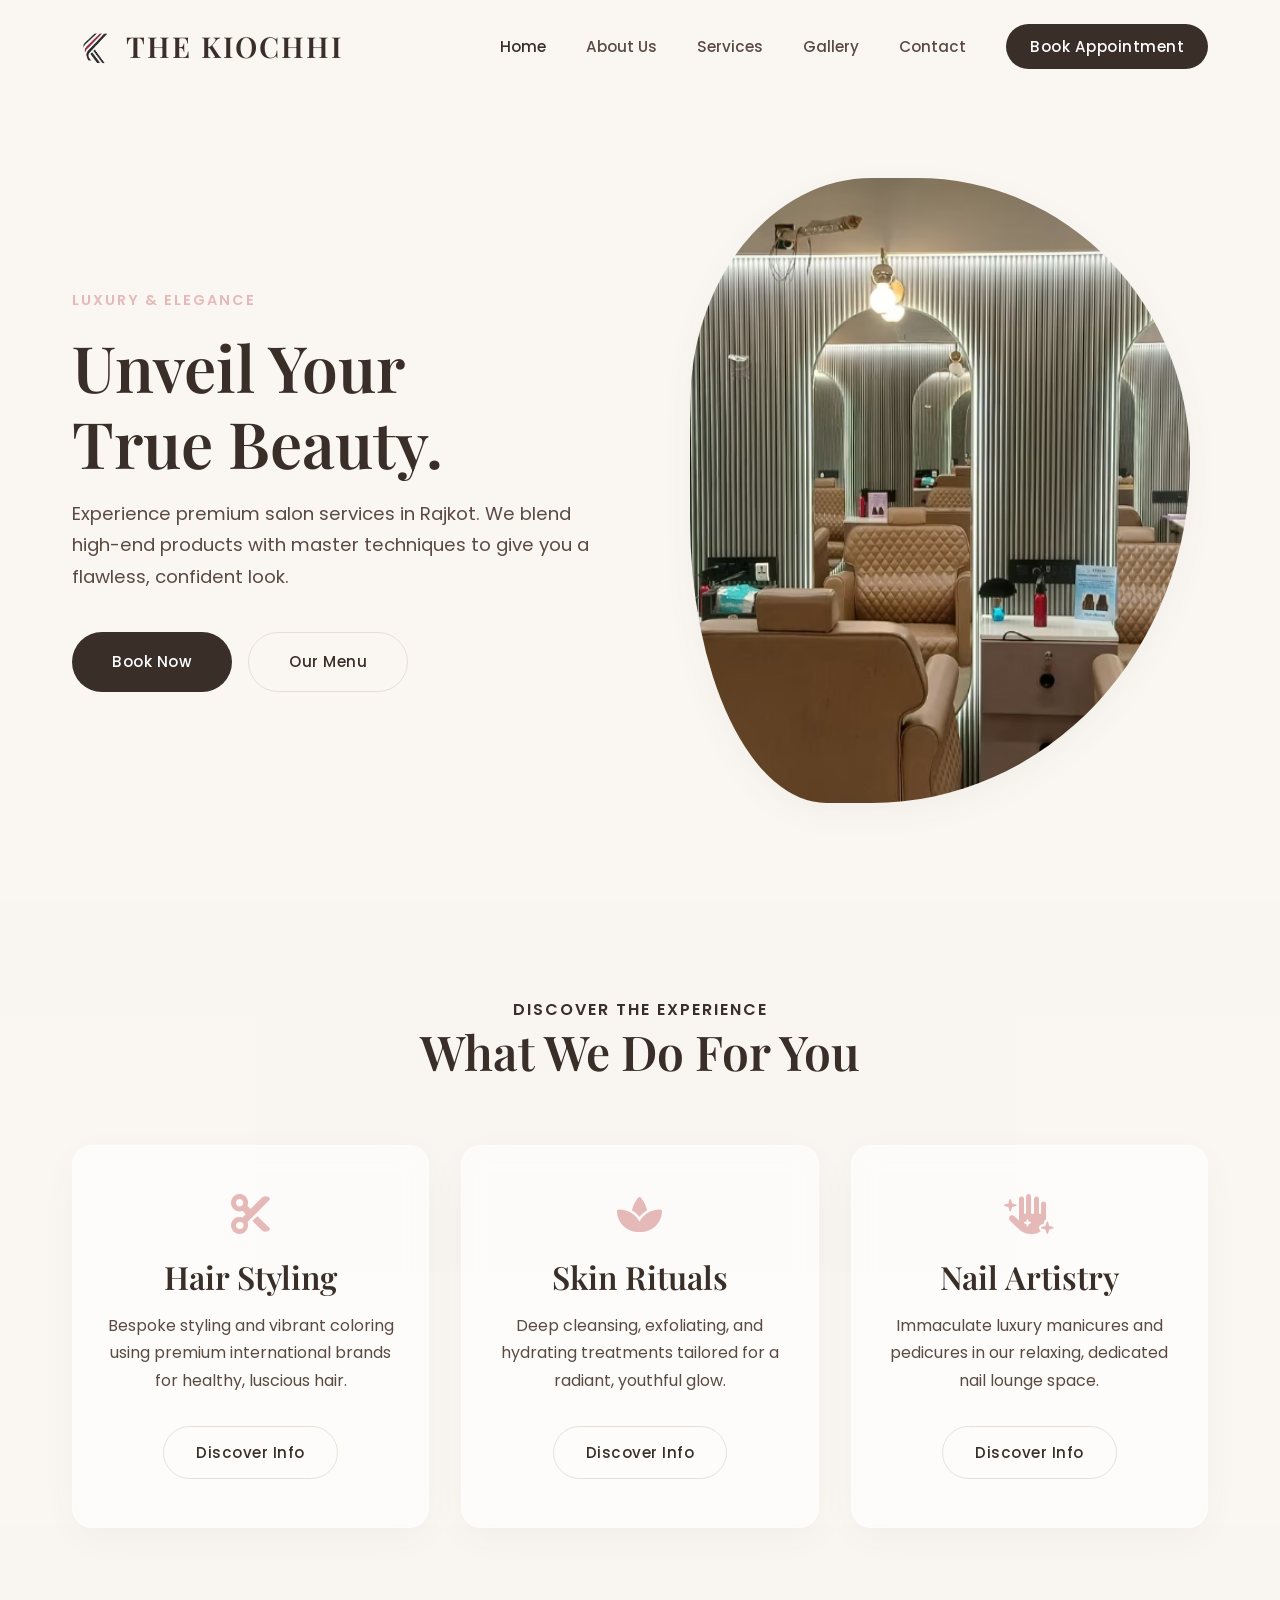
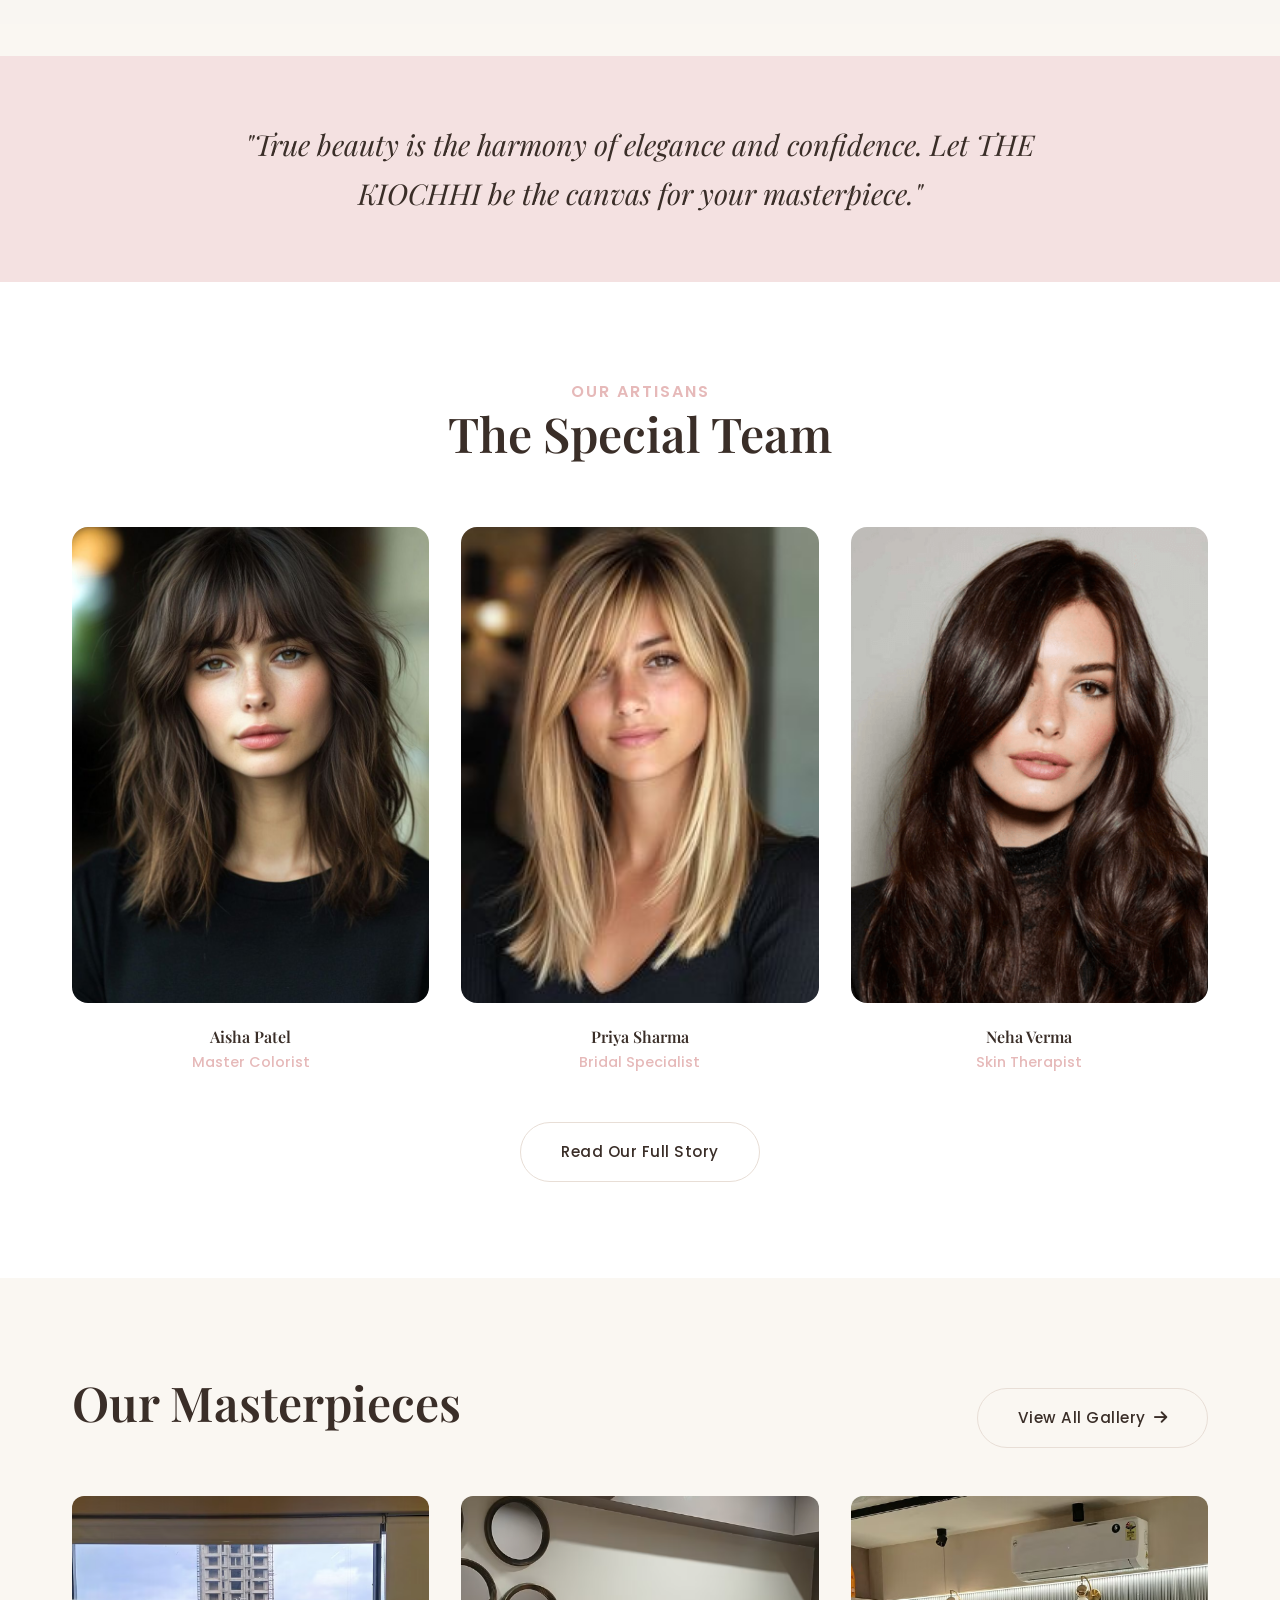
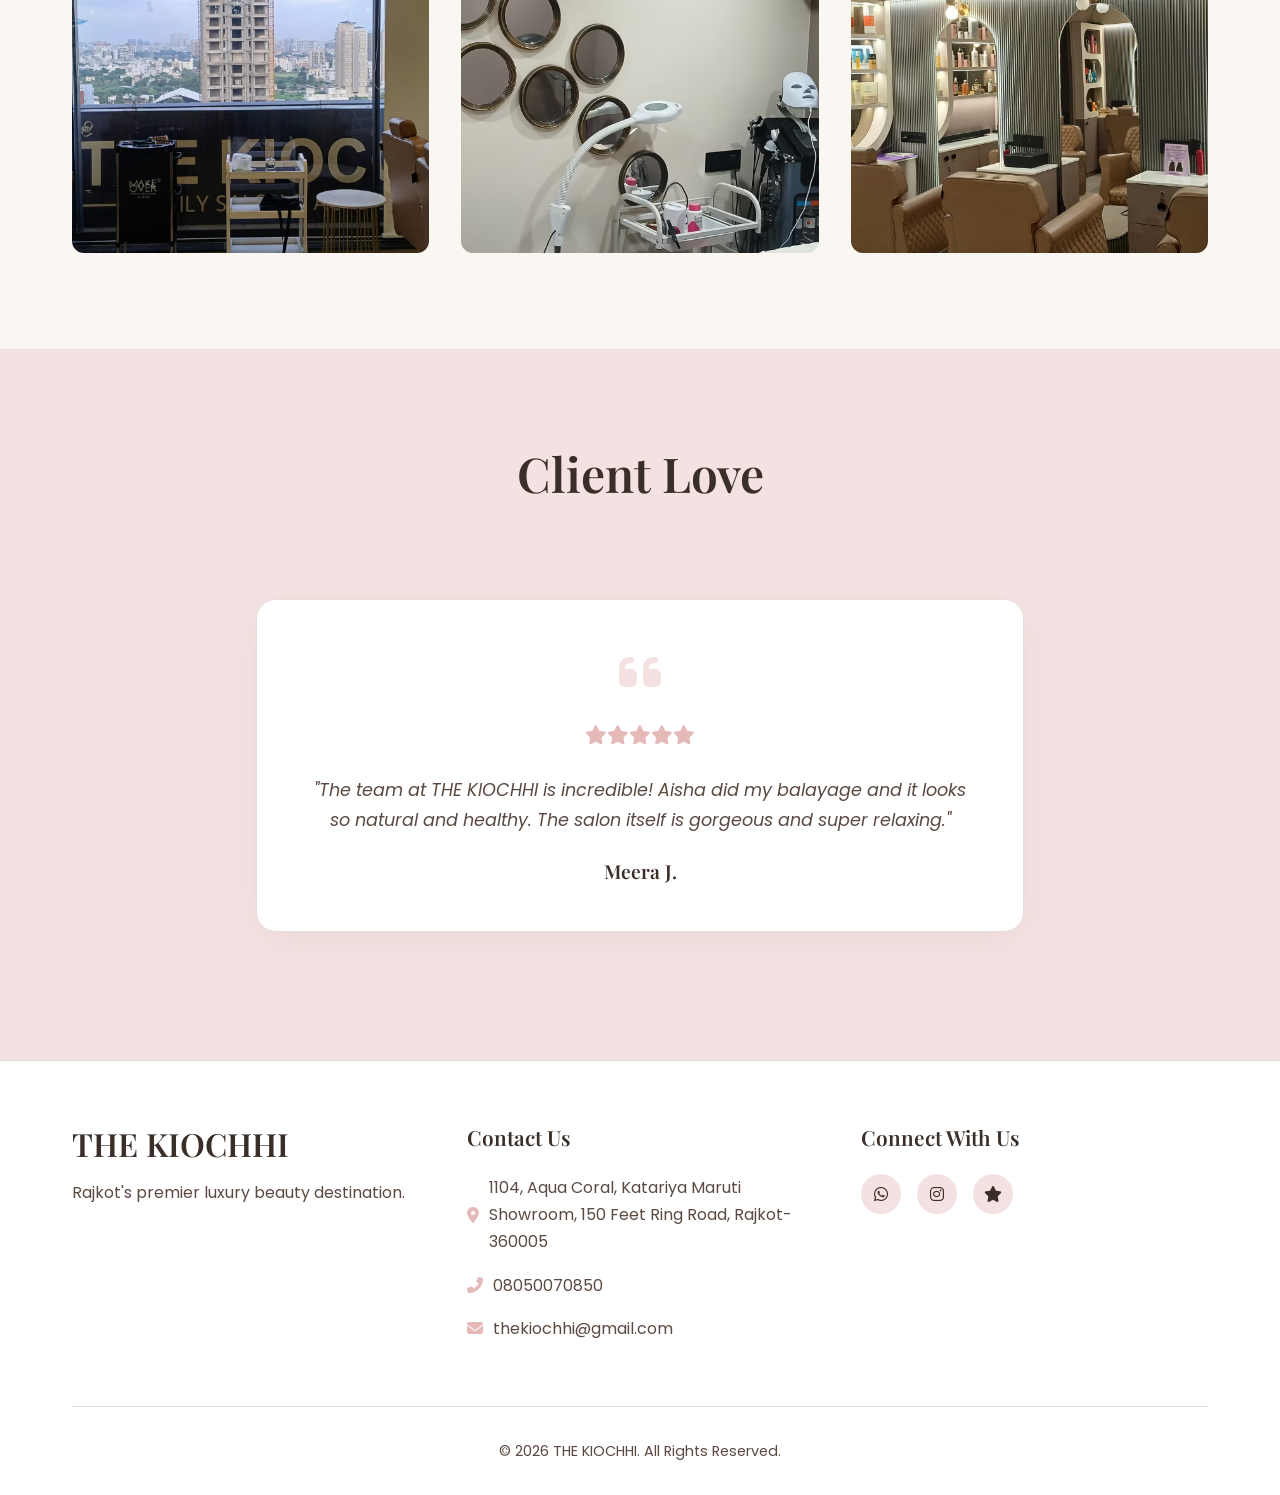
<file: index.html>
<!DOCTYPE html>
<html lang="en">

<head>
    <meta charset="UTF-8">
    <meta name="viewport" content="width=device-width, initial-scale=1.0">
    <title>THE KIOCHHI | Premium Beauty Salon</title>
    <link rel="stylesheet" href="https://cdnjs.cloudflare.com/ajax/libs/font-awesome/6.4.0/css/all.min.css">
    <link rel="stylesheet" href="styles.css">
</head>

<body>

    <!-- Navigation -->
    <nav class="navbar">
        <div class="container nav-container">
            <a href="index.html" class="logo" style="display: flex; align-items: center; gap: 10px;">
                <img src="images/kiochi-removebg-preview.png" alt="Logo" style="height: 40px; border-radius: 50%;">
                <h2>THE KIOCHHI</h2>
            </a>

            <button class="hamburger">
                <i class="fas fa-bars"></i>
            </button>

            <ul class="nav-links">
                <li><a href="index.html" class="active">Home</a></li>
                <li><a href="about.html">About Us</a></li>
                <li><a href="service.html">Services</a></li>
                <li><a href="gallery.html">Gallery</a></li>
                <li><a href="contact.html">Contact</a></li>
                <li><a href="book-appointment.html" class="btn btn-primary" style="padding: 0.6rem 1.5rem;">Book
                        Appointment</a></li>
            </ul>
        </div>
    </nav>

    <!-- Big Hero Section -->
    <section class="hero container">
        <div class="hero-grid">
            <div class="hero-content">
                <p class="subtitle">Luxury & Elegance</p>
                <h1 style="font-size: 4rem;">Unveil Your <br>True Beauty.</h1>
                <p class="description">Experience premium salon services in Rajkot. We blend high-end products with
                    master techniques to give you a flawless, confident look.</p>

                <div style="display: flex; gap: 1rem;">
                    <a href="book-appointment.html" class="btn btn-primary">Book Now</a>
                    <a href="service.html" class="btn btn-outline">Our Menu</a>
                </div>
            </div>

            <div style="display: flex; justify-content: center; align-items: center;">
                <div class="bubble-mask" style="width: 100%; max-width: 500px;">
                    <img src="images/kiochhi1.PNG" alt="Beautiful Salon Model" class="hero-image">
                </div>
            </div>
        </div>
    </section>

    <!-- Services Info (Blur Effect) -->
    <section class="section"
        style="background-image: url('https://images.unsplash.com/photo-1527799820374-dcf8d9d4a388?ixlib=rb-4.0.3&auto=format&fit=crop&w=1920&q=80'); background-size: cover; background-attachment: fixed; position: relative;">
        <div style="position: absolute; inset: 0; background: rgba(250, 247, 242, 0.7);"></div>
        <div class="container" style="position: relative; z-index: 1;">
            <div class="text-center" style="margin-bottom: 4rem;">
                <p class="subtitle"
                    style="color: var(--color-heading); font-weight: 600; text-transform: uppercase; letter-spacing: 2px;">
                    Discover The Experience</p>
                <h2>What We Do For You</h2>
            </div>

            <div class="grid-3">
                <div class="blur-card text-center">
                    <i class="fas fa-cut"
                        style="font-size: 2.5rem; color: var(--color-primary); margin-bottom: 1.5rem;"></i>
                    <h3 style="margin-bottom: 1rem;">Hair Styling</h3>
                    <p style="margin-bottom: 2rem;">Bespoke styling and vibrant coloring using premium international
                        brands for healthy, luscious hair.</p>
                    <a href="service.html" class="btn btn-outline" style="padding: 0.8rem 2rem;">Discover Info</a>
                </div>
                <div class="blur-card text-center">
                    <i class="fas fa-spa"
                        style="font-size: 2.5rem; color: var(--color-primary); margin-bottom: 1.5rem;"></i>
                    <h3 style="margin-bottom: 1rem;">Skin Rituals</h3>
                    <p style="margin-bottom: 2rem;">Deep cleansing, exfoliating, and hydrating treatments tailored for a
                        radiant, youthful glow.</p>
                    <a href="service.html" class="btn btn-outline" style="padding: 0.8rem 2rem;">Discover Info</a>
                </div>
                <div class="blur-card text-center">
                    <i class="fas fa-hand-sparkles"
                        style="font-size: 2.5rem; color: var(--color-primary); margin-bottom: 1.5rem;"></i>
                    <h3 style="margin-bottom: 1rem;">Nail Artistry</h3>
                    <p style="margin-bottom: 2rem;">Immaculate luxury manicures and pedicures in our relaxing, dedicated
                        nail lounge space.</p>
                    <a href="service.html" class="btn btn-outline" style="padding: 0.8rem 2rem;">Discover Info</a>
                </div>
            </div>
        </div>
    </section>

    <!-- Small Quote Section -->
    <div class="quote-section">
        <p>"True beauty is the harmony of elegance and confidence. Let THE KIOCHHI be the canvas for your masterpiece."
        </p>
    </div>

    <!-- Meet The Team Preview -->
    <section class="section" style="background-color: var(--color-surface);">
        <div class="container">
            <div class="text-center" style="margin-bottom: 4rem;">
                <p class="subtitle"
                    style="color: var(--color-primary); font-weight: 600; text-transform: uppercase; letter-spacing: 2px;">
                    Our Artisans</p>
                <h2>The Special Team</h2>
            </div>

            <div class="grid-3">
                <div class="team-card">
                    <img src="images/team/kiochhi4.jpg" alt="Aisha">
                    <h4>Aisha Patel</h4>
                    <p>Master Colorist</p>
                </div>
                <div class="team-card">
                    <img src="images/team/kiochhi5.jpg" alt="Priya">
                    <h4>Priya Sharma</h4>
                    <p>Bridal Specialist</p>
                </div>
                <div class="team-card">
                    <img src="images/team/kiochhi6.png" alt="Neha">
                    <h4>Neha Verma</h4>
                    <p>Skin Therapist</p>
                </div>
            </div>

            <div class="text-center" style="margin-top: 3rem;">
                <a href="about.html" class="btn btn-outline">Read Our Full Story</a>
            </div>
        </div>
    </section>

    <!-- Gallery Preview -->
    <section class="section">
        <div class="container">
            <div style="display: flex; justify-content: space-between; align-items: flex-end; margin-bottom: 3rem;">
                <div>
                    <h2>Our Masterpieces</h2>
                </div>
                <a href="gallery.html" class="btn btn-outline">View All Gallery <i class="fas fa-arrow-right"
                        style="margin-left: 8px;"></i></a>
            </div>

            <div class="grid-3">
                <img src="images/gallery/kiochhi2.PNG" alt="Hair Style 1"
                    style="width: 100%; aspect-ratio: 1/1; object-fit: cover;">
                <img src="images/gallery/kiochhi3.PNG" alt="Salon Interior"
                    style="width: 100%; aspect-ratio: 1/1; object-fit: cover;">
                <img src="images/gallery/kiochhi4.PNG" alt="Makeup"
                    style="width: 100%; aspect-ratio: 1/1; object-fit: cover;">
            </div>
        </div>
    </section>

    <!-- Client Reviews Slider -->
    <section class="section" style="background-color: var(--color-primary-light);">
        <div class="container">
            <div class="text-center" style="margin-bottom: 4rem;">
                <h2>Client Love</h2>
            </div>

            <div class="review-slider-container">
                <div class="review-slides">
                    <div class="review-slide">
                        <div class="review-card">
                            <i class="fas fa-quote-left"></i>
                            <div class="review-stars">
                                <i class="fas fa-star"></i><i class="fas fa-star"></i><i class="fas fa-star"></i><i
                                    class="fas fa-star"></i><i class="fas fa-star"></i>
                            </div>
                            <p style="font-style: italic; margin-bottom: 1.5rem; font-size: 1.1rem;">"The team at THE
                                KIOCHHI is incredible! Aisha did my balayage and it looks so natural and healthy. The
                                salon itself is gorgeous and super relaxing."</p>
                            <h4 style="font-size: 1.2rem; margin: 0;">Meera J.</h4>
                        </div>
                    </div>
                    <div class="review-slide">
                        <div class="review-card">
                            <i class="fas fa-quote-left"></i>
                            <div class="review-stars">
                                <i class="fas fa-star"></i><i class="fas fa-star"></i><i class="fas fa-star"></i><i
                                    class="fas fa-star"></i><i class="fas fa-star"></i>
                            </div>
                            <p style="font-style: italic; margin-bottom: 1.5rem; font-size: 1.1rem;">"I booked a Skin
                                Ritual facial with Neha. It was the most luxurious experience of my life. My skin is
                                absolutely glowing. Highly recommend!"</p>
                            <h4 style="font-size: 1.2rem; margin: 0;">Sarah T.</h4>
                        </div>
                    </div>
                    <div class="review-slide">
                        <div class="review-card">
                            <i class="fas fa-quote-left"></i>
                            <div class="review-stars">
                                <i class="fas fa-star"></i><i class="fas fa-star"></i><i class="fas fa-star"></i><i
                                    class="fas fa-star"></i><i class="fas fa-star"></i>
                            </div>
                            <p style="font-style: italic; margin-bottom: 1.5rem; font-size: 1.1rem;">"Priya did my
                                bridal makeup and I felt like a princess. The soft pink aesthetic of the salon made
                                taking getting-ready photos perfect."</p>
                            <h4 style="font-size: 1.2rem; margin: 0;">Anjali R.</h4>
                        </div>
                    </div>
                    <div class="review-slide">
                        <div class="review-card">
                            <i class="fas fa-quote-left"></i>
                            <div class="review-stars">
                                <i class="fas fa-star"></i><i class="fas fa-star"></i><i class="fas fa-star"></i><i
                                    class="fas fa-star"></i><i class="fas fa-star"></i>
                            </div>
                            <p style="font-style: italic; margin-bottom: 1.5rem; font-size: 1.1rem;">"Absolutely the
                                best salon in Rajkot. The luxury hair spa completely rejuvenated my damaged hair. Worth
                                every penny!"</p>
                            <h4 style="font-size: 1.2rem; margin: 0;">Divya P.</h4>
                        </div>
                    </div>
                </div>
            </div>
        </div>
    </section>

    <!-- New Perfect Footer -->
    <footer class="footer">
        <div class="container">
            <div class="footer-grid">
                <div class="footer-col">
                    <h2 style="font-size: 2rem; margin-bottom: 1rem; text-transform: uppercase;">THE KIOCHHI</h2>
                    <p style="color: var(--color-text);">Rajkot's premier luxury beauty destination.</p>
                </div>

                <div class="footer-col">
                    <h3>Contact Us</h3>
                    <p><i class="fas fa-map-marker-alt" style="color: var(--color-primary);"></i> 1104, Aqua Coral,
                        Katariya Maruti Showroom, 150 Feet Ring Road, Rajkot-360005</p>
                    <p><i class="fas fa-phone-alt" style="color: var(--color-primary);"></i> 08050070850</p>
                    <p><i class="fas fa-envelope" style="color: var(--color-primary);"></i> thekiochhi@gmail.com</p>
                </div>

                <div class="footer-col">
                    <h3>Connect With Us</h3>
                    <div class="footer-socials">
                        <a href="https://wa.me/9108050070850" target="_blank" title="WhatsApp Chat"><i
                                class="fab fa-whatsapp"></i></a>
                        <a href="#" target="_blank" title="Instagram"><i class="fab fa-instagram"></i></a>
                        <a href="#" target="_blank" title="JustDial"><i class="fas fa-star"></i></a>
                    </div>
                </div>
            </div>

            <div class="text-center"
                style="border-top: 1px solid var(--color-border); padding-top: 2rem; margin-top: 2rem; font-size: 0.9rem;">
                <p>&copy; 2026 THE KIOCHHI. All Rights Reserved.</p>
            </div>
        </div>
    </footer>

    <script src="script.js"></script>
</body>

</html>
</file>
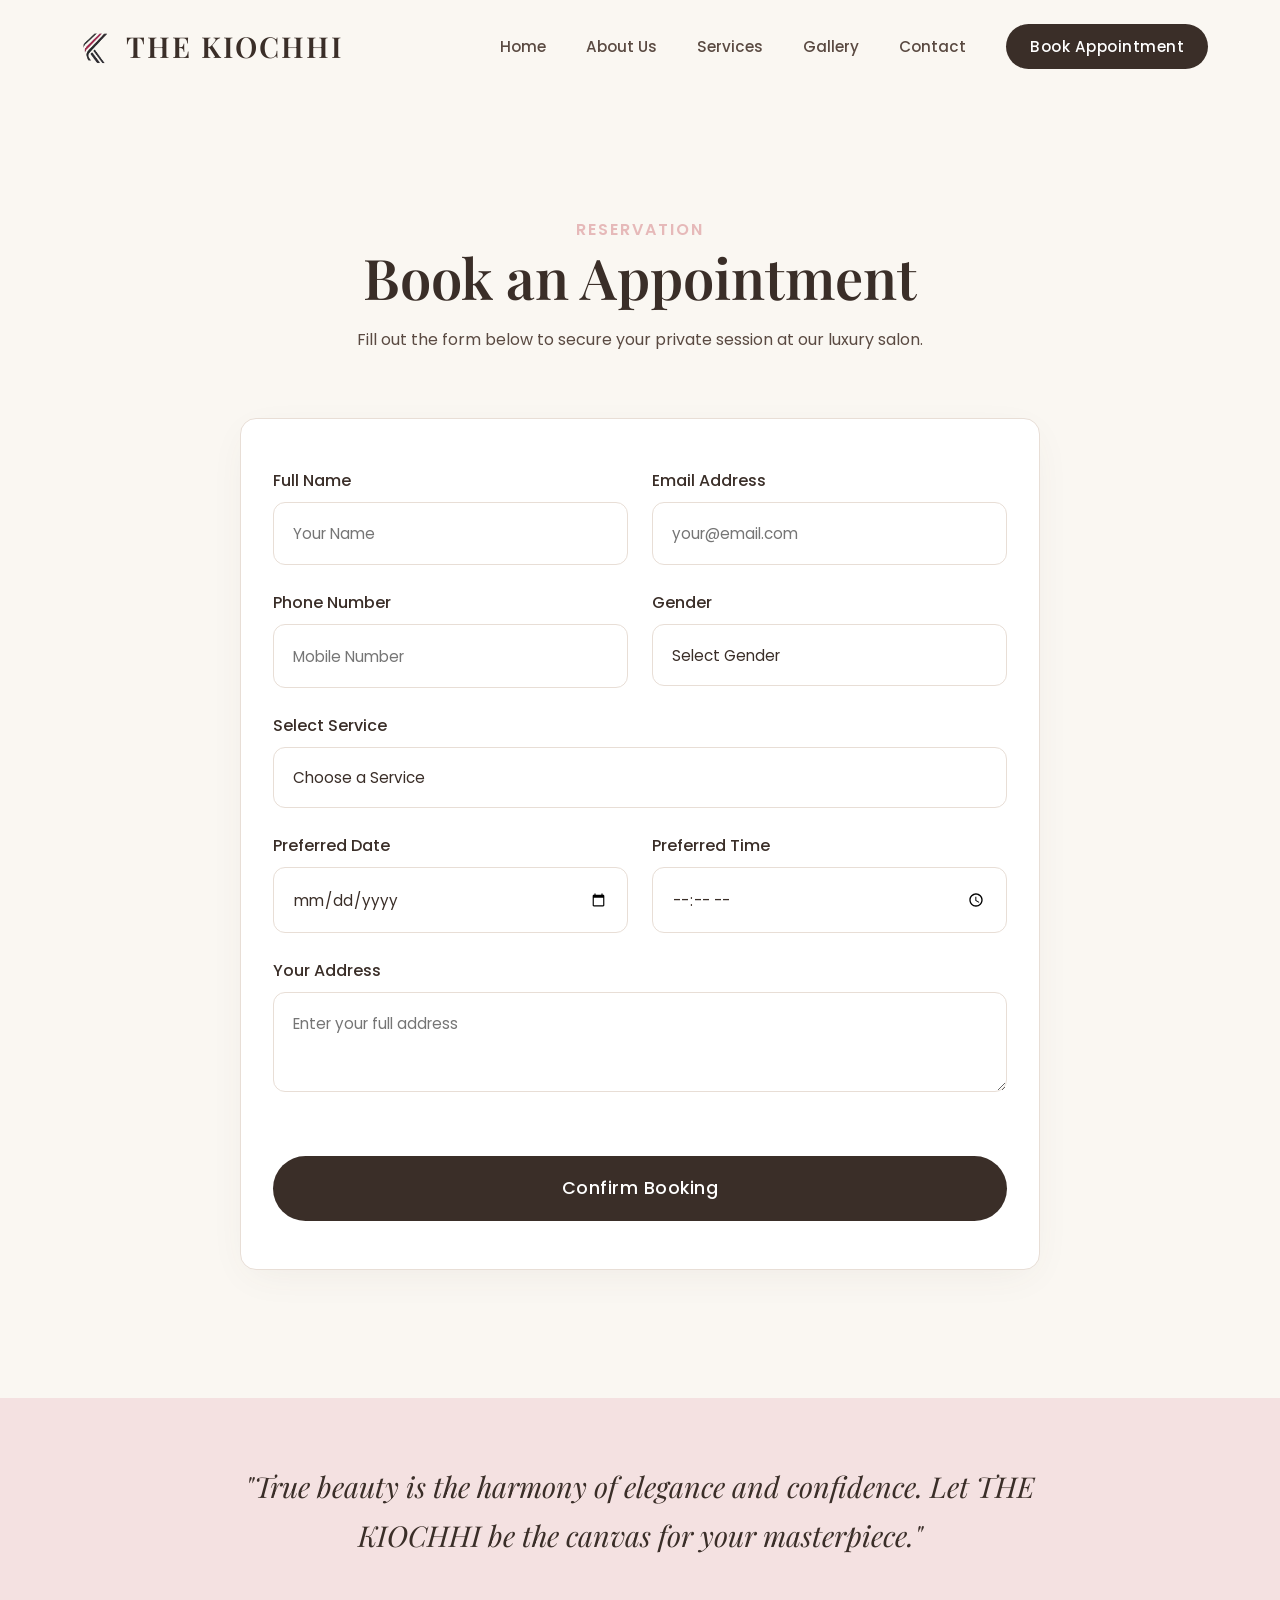
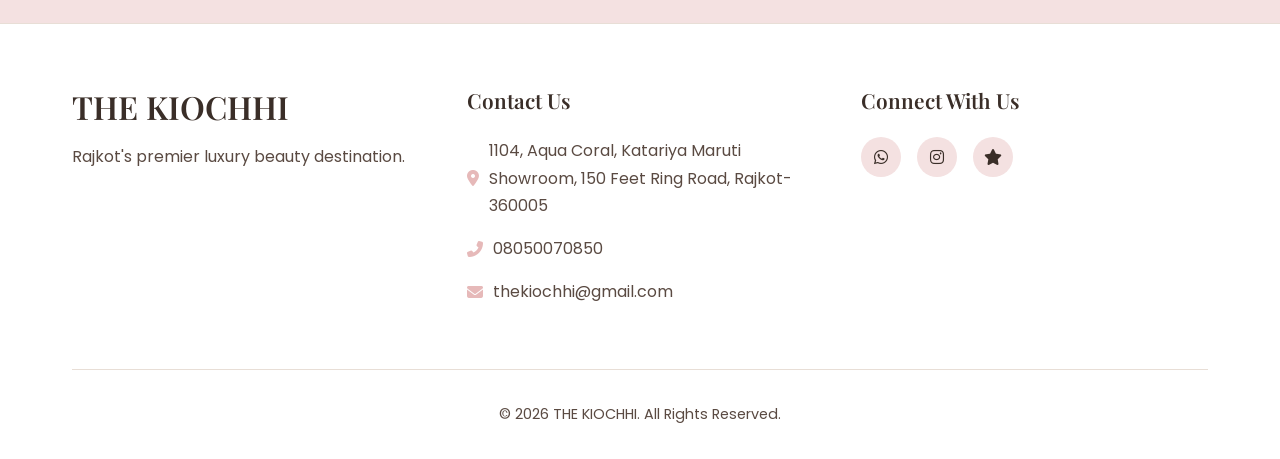
<file: book-appointment.html>
<!DOCTYPE html>
<html lang="en">

<head>
    <meta charset="UTF-8">
    <meta name="viewport" content="width=device-width, initial-scale=1.0">
    <title>Book Appointment | THE KIOCHHI</title>
    <link rel="stylesheet" href="https://cdnjs.cloudflare.com/ajax/libs/font-awesome/6.4.0/css/all.min.css">
    <link rel="stylesheet" href="styles.css">
</head>

<body>

    <!-- Navigation -->
    <nav class="navbar scrolled">
        <div class="container nav-container">
            <a href="index.html" class="logo" style="display: flex; align-items: center; gap: 10px;">
                <img src="images/kiochi-removebg-preview.png" alt="Logo" style="height: 40px; border-radius: 50%;">
                <h2>THE KIOCHHI</h2>
            </a>
            <button class="hamburger"><i class="fas fa-bars"></i></button>
            <ul class="nav-links">
                <li><a href="index.html">Home</a></li>
                <li><a href="about.html">About Us</a></li>
                <li><a href="service.html">Services</a></li>
                <li><a href="gallery.html">Gallery</a></li>
                <li><a href="contact.html">Contact</a></li>
                <li><a href="book-appointment.html" class="btn btn-primary active" style="padding: 0.6rem 1.5rem;">Book
                        Appointment</a></li>
            </ul>
        </div>
    </nav>

    <div style="padding-top: 120px;"></div>

    <section class="section">
        <div class="container">
            <div class="text-center" style="margin-bottom: 4rem;">
                <p class="subtitle"
                    style="color: var(--color-primary); font-weight: 600; text-transform: uppercase; letter-spacing: 2px;">
                    Reservation</p>
                <h1 style="font-size: 3.5rem;">Book an Appointment</h1>
                <p style="max-width: 600px; margin: 1rem auto 0; color: var(--color-text);">Fill out the form below to
                    secure your private session at our luxury salon.</p>
            </div>

            <div class="card" style="max-width: 800px; margin: 0 auto;">
                <form action="#" method="POST">

                    <div style="display: grid; grid-template-columns: 1fr 1fr; gap: 1.5rem;">
                        <div>
                            <label>Full Name</label>
                            <input type="text" class="form-control" placeholder="Your Name" required>
                        </div>
                        <div>
                            <label>Email Address</label>
                            <input type="email" class="form-control" placeholder="your@email.com" required>
                        </div>
                    </div>

                    <div style="display: grid; grid-template-columns: 1fr 1fr; gap: 1.5rem;">
                        <div>
                            <label>Phone Number</label>
                            <input type="tel" class="form-control" placeholder="Mobile Number" required>
                        </div>
                        <div>
                            <label>Gender</label>
                            <select class="form-control" required style="appearance: none;">
                                <option value="" disabled selected>Select Gender</option>
                                <option value="female">Female</option>
                                <option value="male">Male</option>
                                <option value="other">Other</option>
                            </select>
                        </div>
                    </div>

                    <div>
                        <label>Select Service</label>
                        <select class="form-control" required style="appearance: none;">
                            <option value="" disabled selected>Choose a Service</option>
                            <optgroup label="Hair Services">
                                <option value="haircut">Signature Cut</option>
                                <option value="hairspa">Luxury Hair Spa</option>
                                <option value="color">Balayage / Ombre</option>
                                <option value="keratin">Keratin Smoothing</option>
                            </optgroup>
                            <optgroup label="Skin Rituals">
                                <option value="goldfacial">24K Gold Facial</option>
                                <option value="hydrafacial">HydraFacial MD</option>
                                <option value="acne">Acne Control Therapy</option>
                                <option value="peeling">Glow Peeling</option>
                            </optgroup>
                            <optgroup label="Nail Artistry">
                                <option value="gelpolish">Gel Polish</option>
                                <option value="acrylic">Acrylic Extensions</option>
                                <option value="spamanicure">Luxury Spa Manicure</option>
                                <option value="spapedicure">Luxury Spa Pedicure</option>
                            </optgroup>
                            <optgroup label="Bridal & Makeup">
                                <option value="hdmakeup">HD Bridal Makeup</option>
                                <option value="airbrush">Airbrush Makeup</option>
                                <option value="bridalpreglow">Bridal Pre-Glow</option>
                                <option value="partymakeup">Party Makeup</option>
                            </optgroup>
                        </select>
                    </div>

                    <div style="display: grid; grid-template-columns: 1fr 1fr; gap: 1.5rem;">
                        <div>
                            <label>Preferred Date</label>
                            <input type="date" class="form-control" required>
                        </div>
                        <div>
                            <label>Preferred Time</label>
                            <input type="time" class="form-control" min="10:00" max="21:00" required>
                        </div>
                    </div>

                    <div>
                        <label>Your Address</label>
                        <textarea class="form-control" placeholder="Enter your full address"
                            style="min-height: 100px; resize: vertical;" required></textarea>
                    </div>

                    <div class="text-center" style="margin-top: 2rem;">
                        <button type="submit" class="btn btn-primary"
                            style="padding: 1.2rem 4rem; font-size: 1.1rem; width: 100%;">Confirm Booking</button>
                    </div>
                </form>
            </div>
        </div>
    </section>

    <!-- Small Quote Section -->
    <div class="quote-section">
        <p>"True beauty is the harmony of elegance and confidence. Let THE KIOCHHI be the canvas for your masterpiece."
        </p>
    </div>

    <!-- New Perfect Footer -->
    <footer class="footer">
        <div class="container">
            <div class="footer-grid">
                <div class="footer-col">
                    <h2 style="font-size: 2rem; margin-bottom: 1rem; text-transform: uppercase;">THE KIOCHHI</h2>
                    <p style="color: var(--color-text);">Rajkot's premier luxury beauty destination.</p>
                </div>

                <div class="footer-col">
                    <h3>Contact Us</h3>
                    <p><i class="fas fa-map-marker-alt" style="color: var(--color-primary);"></i> 1104, Aqua Coral,
                        Katariya Maruti Showroom, 150 Feet Ring Road, Rajkot-360005</p>
                    <p><i class="fas fa-phone-alt" style="color: var(--color-primary);"></i> 08050070850</p>
                    <p><i class="fas fa-envelope" style="color: var(--color-primary);"></i> thekiochhi@gmail.com</p>
                </div>

                <div class="footer-col">
                    <h3>Connect With Us</h3>
                    <div class="footer-socials">
                        <a href="https://wa.me/9108050070850" target="_blank" title="WhatsApp Chat"><i
                                class="fab fa-whatsapp"></i></a>
                        <a href="#" target="_blank" title="Instagram"><i class="fab fa-instagram"></i></a>
                        <a href="#" target="_blank" title="JustDial"><i class="fas fa-star"></i></a>
                    </div>
                </div>
            </div>

            <div class="text-center"
                style="border-top: 1px solid var(--color-border); padding-top: 2rem; margin-top: 2rem; font-size: 0.9rem;">
                <p>&copy; 2026 THE KIOCHHI. All Rights Reserved.</p>
            </div>
        </div>
    </footer>

    <script src="script.js"></script>
</body>

</html>
</file>
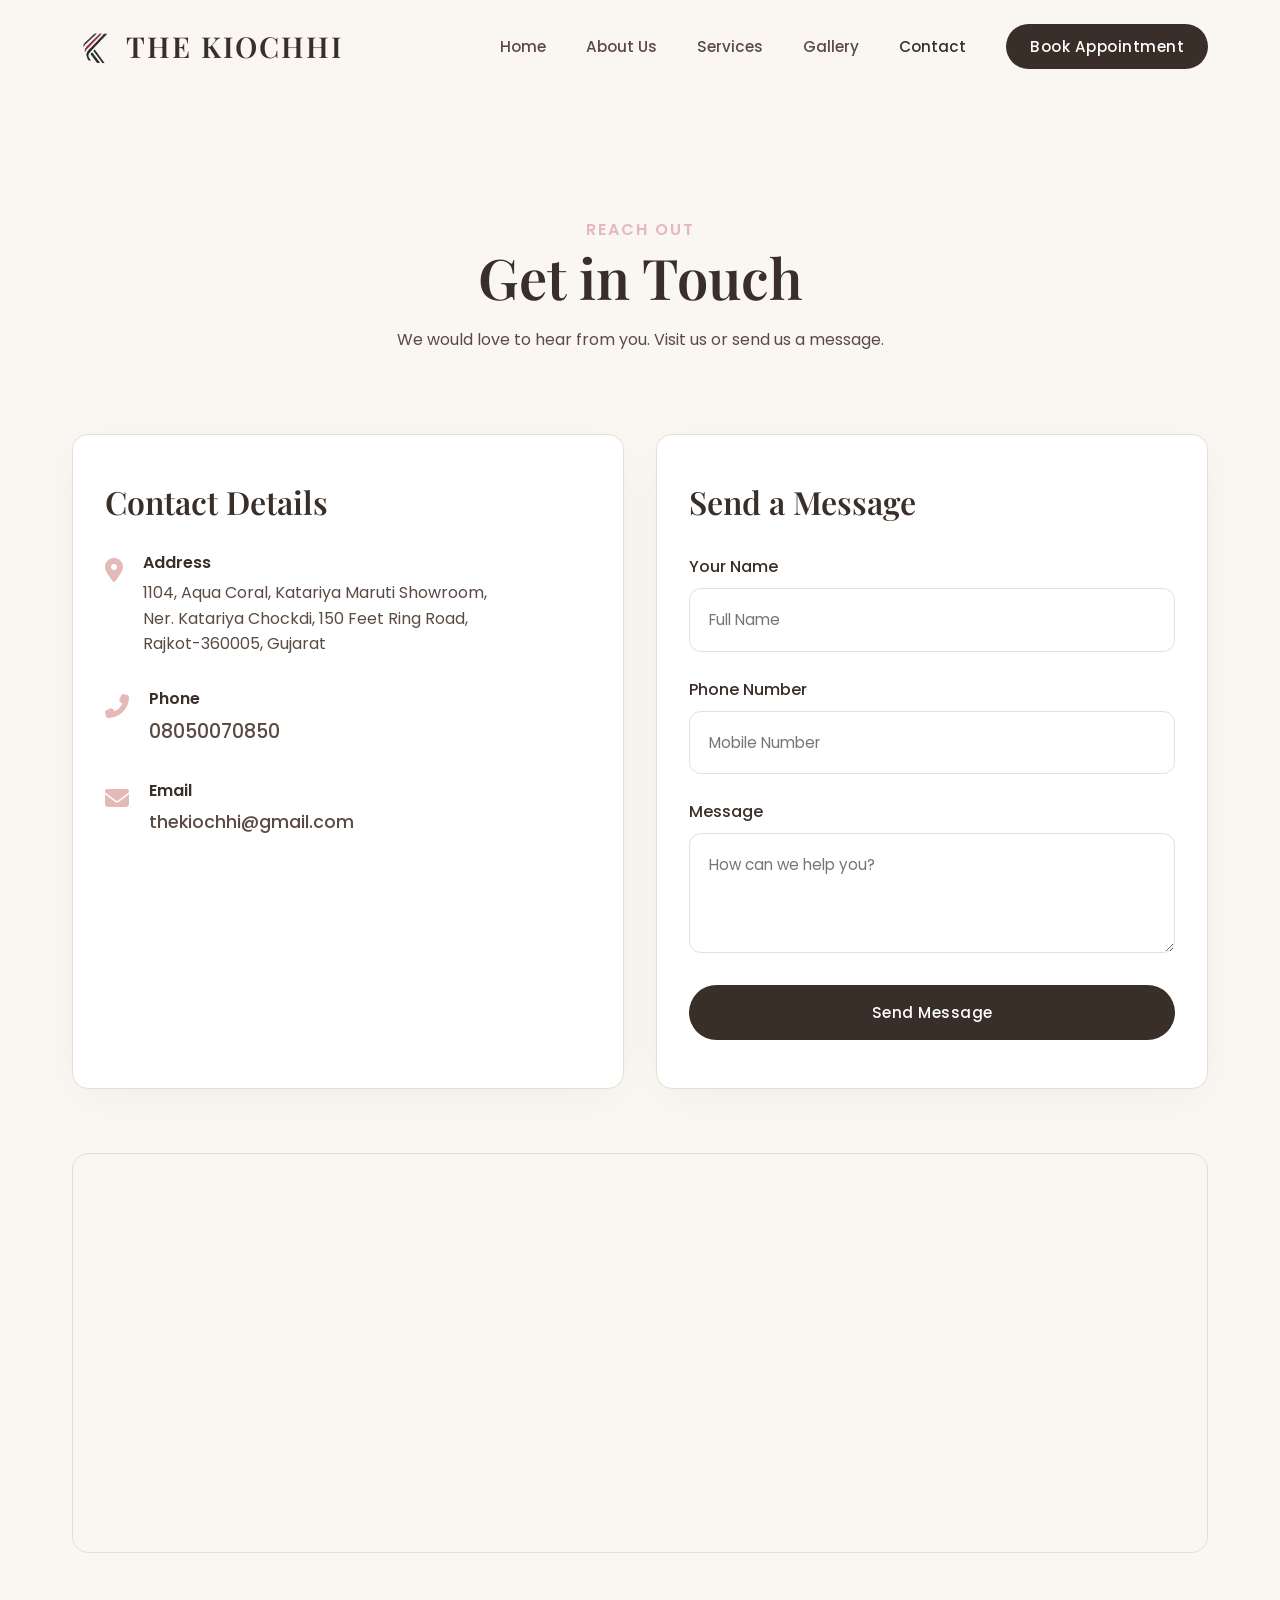
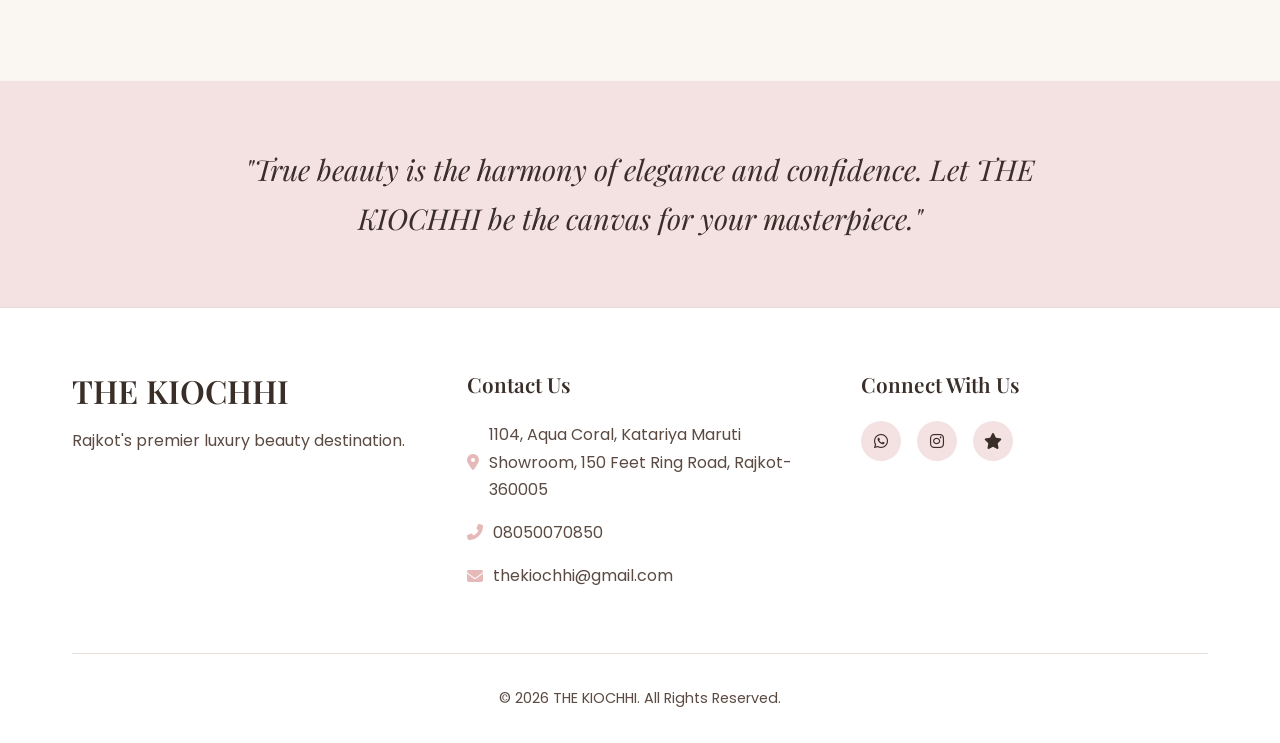
<file: contact.html>
<!DOCTYPE html>
<html lang="en">

<head>
    <meta charset="UTF-8">
    <meta name="viewport" content="width=device-width, initial-scale=1.0">
    <title>Contact | THE KIOCHHI</title>
    <link rel="stylesheet" href="https://cdnjs.cloudflare.com/ajax/libs/font-awesome/6.4.0/css/all.min.css">
    <link rel="stylesheet" href="styles.css">
</head>

<body>

    <!-- Navigation -->
    <nav class="navbar scrolled">
        <div class="container nav-container">
            <a href="index.html" class="logo" style="display: flex; align-items: center; gap: 10px;">
                <img src="images/kiochi-removebg-preview.png" alt="Logo" style="height: 40px; border-radius: 50%;">
                <h2>THE KIOCHHI</h2>
            </a>
            <button class="hamburger"><i class="fas fa-bars"></i></button>
            <ul class="nav-links">
                <li><a href="index.html">Home</a></li>
                <li><a href="about.html">About Us</a></li>
                <li><a href="service.html">Services</a></li>
                <li><a href="gallery.html">Gallery</a></li>
                <li><a href="contact.html" class="active">Contact</a></li>
                <li><a href="book-appointment.html" class="btn btn-primary" style="padding: 0.6rem 1.5rem;">Book
                        Appointment</a></li>
            </ul>
        </div>
    </nav>

    <div style="padding-top: 120px;"></div>

    <section class="section">
        <div class="container">
            <div class="text-center" style="margin-bottom: 5rem;">
                <p class="subtitle"
                    style="color: var(--color-primary); font-weight: 600; text-transform: uppercase; letter-spacing: 2px;">
                    Reach Out</p>
                <h1 style="font-size: 3.5rem;">Get in Touch</h1>
                <p style="max-width: 600px; margin: 1rem auto 0; color: var(--color-text);">We would love to hear from
                    you. Visit us or send us a message.</p>
            </div>

            <div class="grid-2">
                <!-- Contact Info -->
                <div class="card">
                    <h3 style="font-size: 2rem; margin-bottom: 2rem;">Contact Details</h3>

                    <div style="margin-bottom: 2rem; display: flex; gap: 20px;">
                        <i class="fas fa-map-marker-alt"
                            style="font-size: 1.5rem; color: var(--color-primary); margin-top: 5px;"></i>
                        <div>
                            <h4 style="margin-bottom: 0.5rem; font-family: var(--font-body); font-weight: 600;">Address
                            </h4>
                            <p style="color: var(--color-text); line-height: 1.6;">
                                1104, Aqua Coral, Katariya Maruti Showroom,<br>
                                Ner. Katariya Chockdi, 150 Feet Ring Road,<br>
                                Rajkot-360005, Gujarat
                            </p>
                        </div>
                    </div>

                    <div style="margin-bottom: 2rem; display: flex; gap: 20px;">
                        <i class="fas fa-phone-alt"
                            style="font-size: 1.5rem; color: var(--color-primary); margin-top: 5px;"></i>
                        <div>
                            <h4 style="margin-bottom: 0.5rem; font-family: var(--font-body); font-weight: 600;">Phone
                            </h4>
                            <p style="color: var(--color-text); font-size: 1.2rem; font-weight: 500;">08050070850</p>
                        </div>
                    </div>

                    <div style="margin-bottom: 3rem; display: flex; gap: 20px;">
                        <i class="fas fa-envelope"
                            style="font-size: 1.5rem; color: var(--color-primary); margin-top: 5px;"></i>
                        <div>
                            <h4 style="margin-bottom: 0.5rem; font-family: var(--font-body); font-weight: 600;">Email
                            </h4>
                            <p style="color: var(--color-text); font-size: 1.1rem; font-weight: 500;">
                                thekiochhi@gmail.com</p>
                        </div>
                    </div>
                </div>

                <!-- Contact Form -->
                <div class="card">
                    <h3 style="font-size: 2rem; margin-bottom: 2rem;">Send a Message</h3>
                    <form action="#" method="POST">
                        <label>Your Name</label>
                        <input type="text" class="form-control" placeholder="Full Name" required>

                        <label>Phone Number</label>
                        <input type="tel" class="form-control" placeholder="Mobile Number" required>

                        <label>Message</label>
                        <textarea class="form-control" placeholder="How can we help you?"
                            style="min-height: 120px; resize: vertical;" required></textarea>

                        <button type="submit" class="btn btn-primary" style="width: 100%;">Send Message</button>
                    </form>
                </div>
            </div>

            <!-- Google Map -->
            <div class="map-container" style="margin-top: 4rem;">
                <iframe
                    src="https://www.google.com/maps/embed?pb=!1m18!1m12!1m3!1d14766.19533350294!2d70.76868625541991!3d22.29511670000001!2m3!1f0!2f0!3f0!3m2!1i1024!2i768!4f13.1!3m3!1m2!1s0x3959ca248c77c099%3A0xdf5ac10af64ac8ea!2s150%20Feet%20Ring%20Rd%2C%20Rajkot%2C%20Gujarat!5e0!3m2!1sen!2sin!4v1715243161201!5m2!1sen!2sin"
                    allowfullscreen="" loading="lazy" referrerpolicy="no-referrer-when-downgrade"></iframe>
            </div>
        </div>
    </section>

    <!-- Small Quote Section -->
    <div class="quote-section">
        <p>"True beauty is the harmony of elegance and confidence. Let THE KIOCHHI be the canvas for your masterpiece."
        </p>
    </div>

    <!-- New Perfect Footer -->
    <footer class="footer">
        <div class="container">
            <div class="footer-grid">
                <div class="footer-col">
                    <h2 style="font-size: 2rem; margin-bottom: 1rem; text-transform: uppercase;">THE KIOCHHI</h2>
                    <p style="color: var(--color-text);">Rajkot's premier luxury beauty destination.</p>
                </div>

                <div class="footer-col">
                    <h3>Contact Us</h3>
                    <p><i class="fas fa-map-marker-alt" style="color: var(--color-primary);"></i> 1104, Aqua Coral,
                        Katariya Maruti Showroom, 150 Feet Ring Road, Rajkot-360005</p>
                    <p><i class="fas fa-phone-alt" style="color: var(--color-primary);"></i> 08050070850</p>
                    <p><i class="fas fa-envelope" style="color: var(--color-primary);"></i> thekiochhi@gmail.com</p>
                </div>

                <div class="footer-col">
                    <h3>Connect With Us</h3>
                    <div class="footer-socials">
                        <a href="https://wa.me/9108050070850" target="_blank" title="WhatsApp Chat"><i
                                class="fab fa-whatsapp"></i></a>
                        <a href="#" target="_blank" title="Instagram"><i class="fab fa-instagram"></i></a>
                        <a href="#" target="_blank" title="JustDial"><i class="fas fa-star"></i></a>
                    </div>
                </div>
            </div>

            <div class="text-center"
                style="border-top: 1px solid var(--color-border); padding-top: 2rem; margin-top: 2rem; font-size: 0.9rem;">
                <p>&copy; 2026 THE KIOCHHI. All Rights Reserved.</p>
            </div>
        </div>
    </footer>

    <script src="script.js"></script>
</body>

</html>
</file>
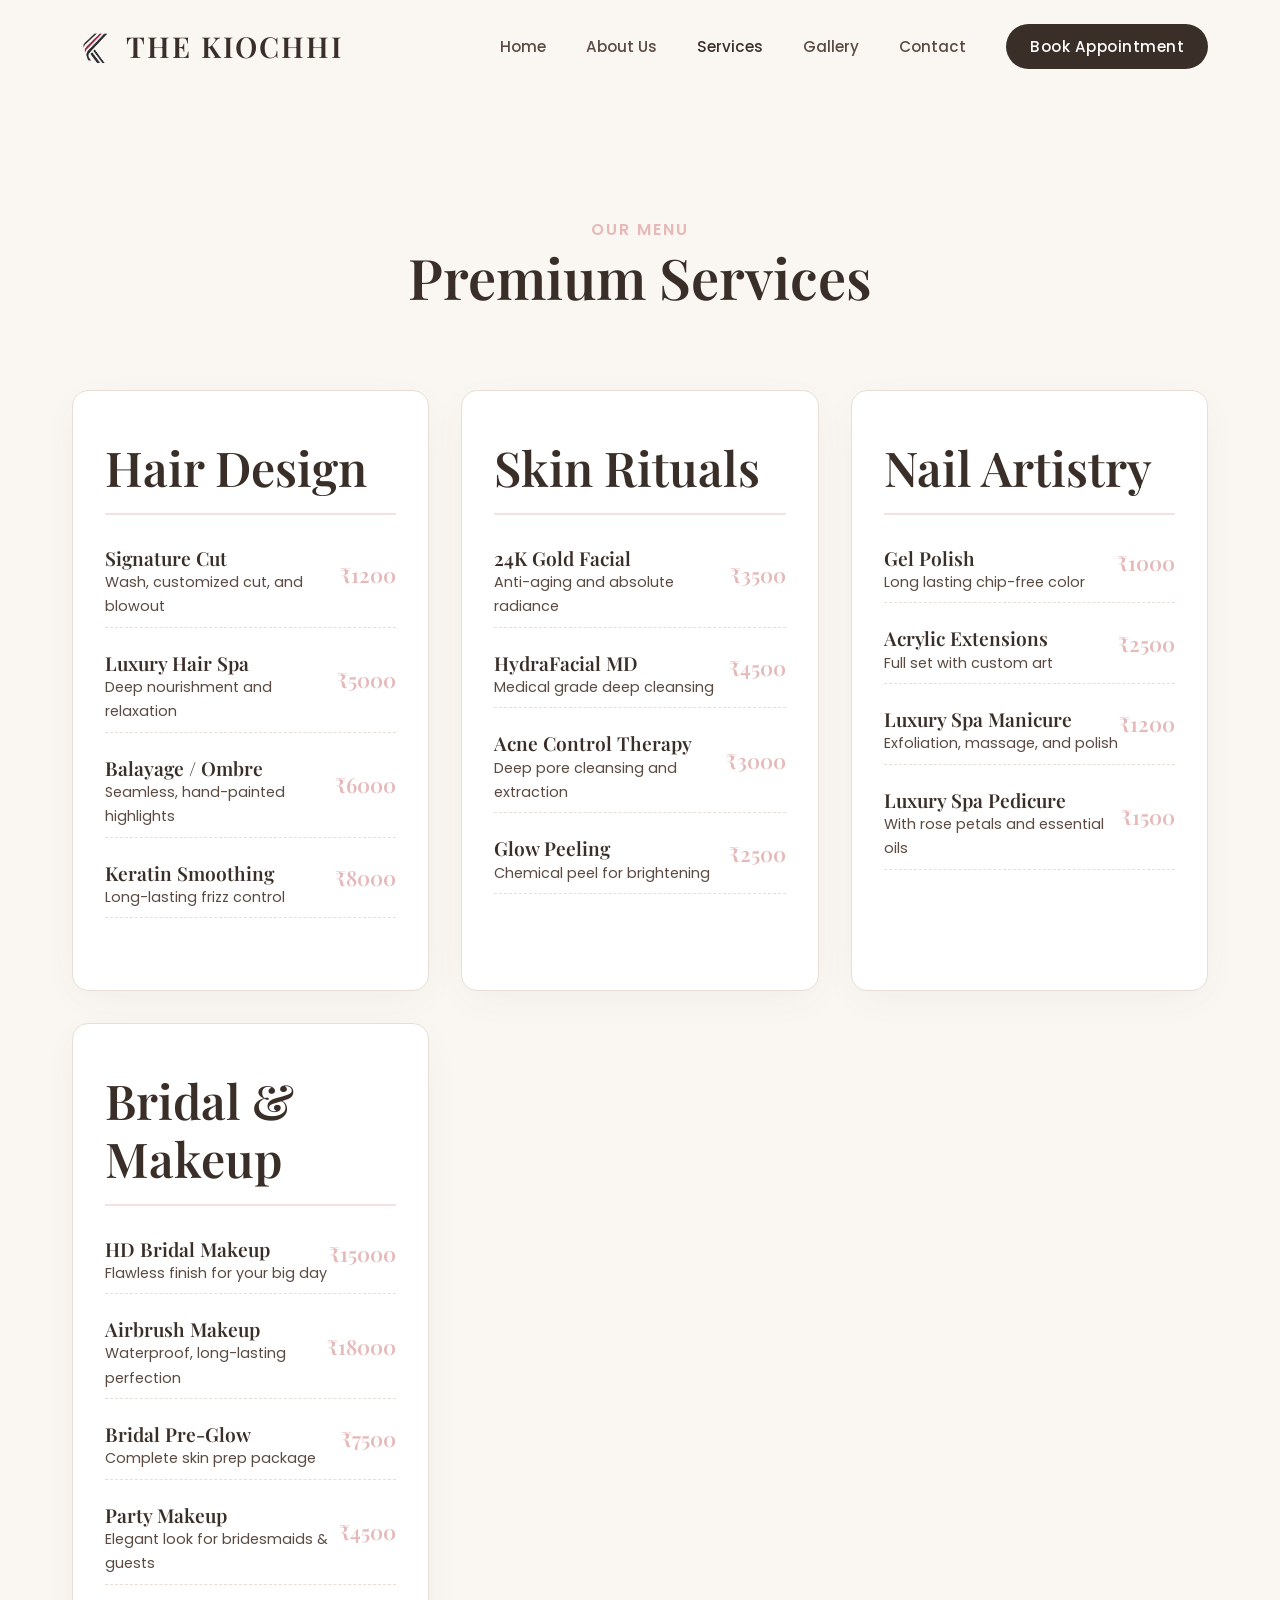
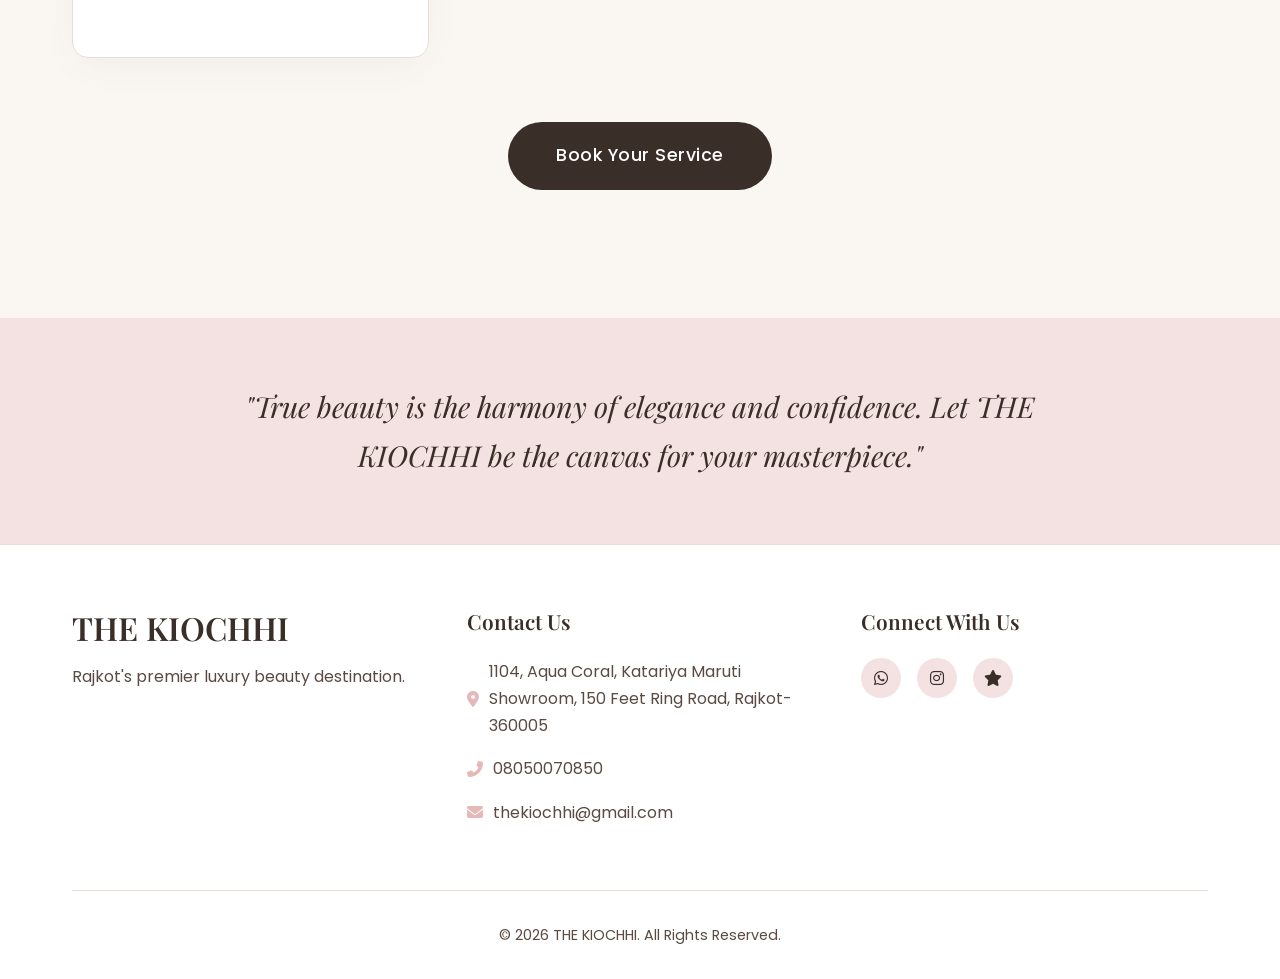
<file: service.html>
<!DOCTYPE html>
<html lang="en">

<head>
    <meta charset="UTF-8">
    <meta name="viewport" content="width=device-width, initial-scale=1.0">
    <title>Services | THE KIOCHHI</title>
    <link rel="stylesheet" href="https://cdnjs.cloudflare.com/ajax/libs/font-awesome/6.4.0/css/all.min.css">
    <link rel="stylesheet" href="styles.css">
</head>

<body>

    <!-- Navigation -->
    <nav class="navbar scrolled">
        <div class="container nav-container">
            <a href="index.html" class="logo" style="display: flex; align-items: center; gap: 10px;">
                <img src="images/kiochi-removebg-preview.png" alt="Logo" style="height: 40px; border-radius: 50%;">
                <h2>THE KIOCHHI</h2>
            </a>
            <button class="hamburger"><i class="fas fa-bars"></i></button>
            <ul class="nav-links">
                <li><a href="index.html">Home</a></li>
                <li><a href="about.html">About Us</a></li>
                <li><a href="service.html" class="active">Services</a></li>
                <li><a href="gallery.html">Gallery</a></li>
                <li><a href="contact.html">Contact</a></li>
                <li><a href="book-appointment.html" class="btn btn-primary" style="padding: 0.6rem 1.5rem;">Book
                        Appointment</a></li>
            </ul>
        </div>
    </nav>

    <div style="padding-top: 120px;"></div>

    <section class="section">
        <div class="container">
            <div class="text-center" style="margin-bottom: 5rem;">
                <p class="subtitle"
                    style="color: var(--color-primary); font-weight: 600; text-transform: uppercase; letter-spacing: 2px;">
                    Our Menu</p>
                <h1 style="font-size: 3.5rem;">Premium Services</h1>
            </div>

            <div class="grid-2">
                <!-- Hair Services -->
                <div class="card">
                    <h2
                        style="border-bottom: 2px solid var(--color-primary-light); padding-bottom: 1rem; margin-bottom: 2rem;">
                        Hair Design</h2>

                    <div
                        style="margin-bottom: 1.5rem; display: flex; justify-content: space-between; align-items: center; border-bottom: 1px dashed var(--color-border); padding-bottom: 0.5rem;">
                        <div>
                            <h4 style="margin: 0; font-size: 1.2rem;">Signature Cut</h4>
                            <p style="margin: 0; font-size: 0.9rem; color: var(--color-text);">Wash, customized cut, and
                                blowout</p>
                        </div>
                        <h4 style="color: var(--color-primary); font-size: 1.3rem;">₹1200</h4>
                    </div>

                    <div
                        style="margin-bottom: 1.5rem; display: flex; justify-content: space-between; align-items: center; border-bottom: 1px dashed var(--color-border); padding-bottom: 0.5rem;">
                        <div>
                            <h4 style="margin: 0; font-size: 1.2rem;">Luxury Hair Spa</h4>
                            <p style="margin: 0; font-size: 0.9rem; color: var(--color-text);">Deep nourishment and
                                relaxation</p>
                        </div>
                        <h4 style="color: var(--color-primary); font-size: 1.3rem;">₹5000</h4>
                    </div>

                    <div
                        style="margin-bottom: 1.5rem; display: flex; justify-content: space-between; align-items: center; border-bottom: 1px dashed var(--color-border); padding-bottom: 0.5rem;">
                        <div>
                            <h4 style="margin: 0; font-size: 1.2rem;">Balayage / Ombre</h4>
                            <p style="margin: 0; font-size: 0.9rem; color: var(--color-text);">Seamless, hand-painted
                                highlights</p>
                        </div>
                        <h4 style="color: var(--color-primary); font-size: 1.3rem;">₹6000</h4>
                    </div>

                    <div
                        style="margin-bottom: 1.5rem; display: flex; justify-content: space-between; align-items: center; border-bottom: 1px dashed var(--color-border); padding-bottom: 0.5rem;">
                        <div>
                            <h4 style="margin: 0; font-size: 1.2rem;">Keratin Smoothing</h4>
                            <p style="margin: 0; font-size: 0.9rem; color: var(--color-text);">Long-lasting frizz
                                control</p>
                        </div>
                        <h4 style="color: var(--color-primary); font-size: 1.3rem;">₹8000</h4>
                    </div>
                </div>

                <!-- Skin Services -->
                <div class="card">
                    <h2
                        style="border-bottom: 2px solid var(--color-primary-light); padding-bottom: 1rem; margin-bottom: 2rem;">
                        Skin Rituals</h2>

                    <div
                        style="margin-bottom: 1.5rem; display: flex; justify-content: space-between; align-items: center; border-bottom: 1px dashed var(--color-border); padding-bottom: 0.5rem;">
                        <div>
                            <h4 style="margin: 0; font-size: 1.2rem;">24K Gold Facial</h4>
                            <p style="margin: 0; font-size: 0.9rem; color: var(--color-text);">Anti-aging and absolute
                                radiance</p>
                        </div>
                        <h4 style="color: var(--color-primary); font-size: 1.3rem;">₹3500</h4>
                    </div>

                    <div
                        style="margin-bottom: 1.5rem; display: flex; justify-content: space-between; align-items: center; border-bottom: 1px dashed var(--color-border); padding-bottom: 0.5rem;">
                        <div>
                            <h4 style="margin: 0; font-size: 1.2rem;">HydraFacial MD</h4>
                            <p style="margin: 0; font-size: 0.9rem; color: var(--color-text);">Medical grade deep
                                cleansing</p>
                        </div>
                        <h4 style="color: var(--color-primary); font-size: 1.3rem;">₹4500</h4>
                    </div>

                    <div
                        style="margin-bottom: 1.5rem; display: flex; justify-content: space-between; align-items: center; border-bottom: 1px dashed var(--color-border); padding-bottom: 0.5rem;">
                        <div>
                            <h4 style="margin: 0; font-size: 1.2rem;">Acne Control Therapy</h4>
                            <p style="margin: 0; font-size: 0.9rem; color: var(--color-text);">Deep pore cleansing and
                                extraction</p>
                        </div>
                        <h4 style="color: var(--color-primary); font-size: 1.3rem;">₹3000</h4>
                    </div>

                    <div
                        style="margin-bottom: 1.5rem; display: flex; justify-content: space-between; align-items: center; border-bottom: 1px dashed var(--color-border); padding-bottom: 0.5rem;">
                        <div>
                            <h4 style="margin: 0; font-size: 1.2rem;">Glow Peeling</h4>
                            <p style="margin: 0; font-size: 0.9rem; color: var(--color-text);">Chemical peel for
                                brightening</p>
                        </div>
                        <h4 style="color: var(--color-primary); font-size: 1.3rem;">₹2500</h4>
                    </div>
                </div>

                <!-- Nail Services -->
                <div class="card">
                    <h2
                        style="border-bottom: 2px solid var(--color-primary-light); padding-bottom: 1rem; margin-bottom: 2rem;">
                        Nail Artistry</h2>

                    <div
                        style="margin-bottom: 1.5rem; display: flex; justify-content: space-between; align-items: center; border-bottom: 1px dashed var(--color-border); padding-bottom: 0.5rem;">
                        <div>
                            <h4 style="margin: 0; font-size: 1.2rem;">Gel Polish</h4>
                            <p style="margin: 0; font-size: 0.9rem; color: var(--color-text);">Long lasting chip-free
                                color</p>
                        </div>
                        <h4 style="color: var(--color-primary); font-size: 1.3rem;">₹1000</h4>
                    </div>

                    <div
                        style="margin-bottom: 1.5rem; display: flex; justify-content: space-between; align-items: center; border-bottom: 1px dashed var(--color-border); padding-bottom: 0.5rem;">
                        <div>
                            <h4 style="margin: 0; font-size: 1.2rem;">Acrylic Extensions</h4>
                            <p style="margin: 0; font-size: 0.9rem; color: var(--color-text);">Full set with custom art
                            </p>
                        </div>
                        <h4 style="color: var(--color-primary); font-size: 1.3rem;">₹2500</h4>
                    </div>

                    <div
                        style="margin-bottom: 1.5rem; display: flex; justify-content: space-between; align-items: center; border-bottom: 1px dashed var(--color-border); padding-bottom: 0.5rem;">
                        <div>
                            <h4 style="margin: 0; font-size: 1.2rem;">Luxury Spa Manicure</h4>
                            <p style="margin: 0; font-size: 0.9rem; color: var(--color-text);">Exfoliation, massage, and
                                polish</p>
                        </div>
                        <h4 style="color: var(--color-primary); font-size: 1.3rem;">₹1200</h4>
                    </div>

                    <div
                        style="margin-bottom: 1.5rem; display: flex; justify-content: space-between; align-items: center; border-bottom: 1px dashed var(--color-border); padding-bottom: 0.5rem;">
                        <div>
                            <h4 style="margin: 0; font-size: 1.2rem;">Luxury Spa Pedicure</h4>
                            <p style="margin: 0; font-size: 0.9rem; color: var(--color-text);">With rose petals and
                                essential oils</p>
                        </div>
                        <h4 style="color: var(--color-primary); font-size: 1.3rem;">₹1500</h4>
                    </div>
                </div>

                <!-- Bridal Services -->
                <div class="card">
                    <h2
                        style="border-bottom: 2px solid var(--color-primary-light); padding-bottom: 1rem; margin-bottom: 2rem;">
                        Bridal & Makeup</h2>

                    <div
                        style="margin-bottom: 1.5rem; display: flex; justify-content: space-between; align-items: center; border-bottom: 1px dashed var(--color-border); padding-bottom: 0.5rem;">
                        <div>
                            <h4 style="margin: 0; font-size: 1.2rem;">HD Bridal Makeup</h4>
                            <p style="margin: 0; font-size: 0.9rem; color: var(--color-text);">Flawless finish for your
                                big day</p>
                        </div>
                        <h4 style="color: var(--color-primary); font-size: 1.3rem;">₹15000</h4>
                    </div>

                    <div
                        style="margin-bottom: 1.5rem; display: flex; justify-content: space-between; align-items: center; border-bottom: 1px dashed var(--color-border); padding-bottom: 0.5rem;">
                        <div>
                            <h4 style="margin: 0; font-size: 1.2rem;">Airbrush Makeup</h4>
                            <p style="margin: 0; font-size: 0.9rem; color: var(--color-text);">Waterproof, long-lasting
                                perfection</p>
                        </div>
                        <h4 style="color: var(--color-primary); font-size: 1.3rem;">₹18000</h4>
                    </div>

                    <div
                        style="margin-bottom: 1.5rem; display: flex; justify-content: space-between; align-items: center; border-bottom: 1px dashed var(--color-border); padding-bottom: 0.5rem;">
                        <div>
                            <h4 style="margin: 0; font-size: 1.2rem;">Bridal Pre-Glow</h4>
                            <p style="margin: 0; font-size: 0.9rem; color: var(--color-text);">Complete skin prep
                                package</p>
                        </div>
                        <h4 style="color: var(--color-primary); font-size: 1.3rem;">₹7500</h4>
                    </div>

                    <div
                        style="margin-bottom: 1.5rem; display: flex; justify-content: space-between; align-items: center; border-bottom: 1px dashed var(--color-border); padding-bottom: 0.5rem;">
                        <div>
                            <h4 style="margin: 0; font-size: 1.2rem;">Party Makeup</h4>
                            <p style="margin: 0; font-size: 0.9rem; color: var(--color-text);">Elegant look for
                                bridesmaids & guests</p>
                        </div>
                        <h4 style="color: var(--color-primary); font-size: 1.3rem;">₹4500</h4>
                    </div>
                </div>

            </div>

            <div class="text-center" style="margin-top: 4rem;">
                <a href="book-appointment.html" class="btn btn-primary"
                    style="padding: 1.2rem 3rem; font-size: 1.1rem;">Book Your Service</a>
            </div>
        </div>
    </section>

    <!-- Small Quote Section -->
    <div class="quote-section">
        <p>"True beauty is the harmony of elegance and confidence. Let THE KIOCHHI be the canvas for your masterpiece."
        </p>
    </div>

    <!-- New Perfect Footer -->
    <footer class="footer">
        <div class="container">
            <div class="footer-grid">
                <div class="footer-col">
                    <h2 style="font-size: 2rem; margin-bottom: 1rem; text-transform: uppercase;">THE KIOCHHI</h2>
                    <p style="color: var(--color-text);">Rajkot's premier luxury beauty destination.</p>
                </div>

                <div class="footer-col">
                    <h3>Contact Us</h3>
                    <p><i class="fas fa-map-marker-alt" style="color: var(--color-primary);"></i> 1104, Aqua Coral,
                        Katariya Maruti Showroom, 150 Feet Ring Road, Rajkot-360005</p>
                    <p><i class="fas fa-phone-alt" style="color: var(--color-primary);"></i> 08050070850</p>
                    <p><i class="fas fa-envelope" style="color: var(--color-primary);"></i> thekiochhi@gmail.com</p>
                </div>

                <div class="footer-col">
                    <h3>Connect With Us</h3>
                    <div class="footer-socials">
                        <a href="https://wa.me/9108050070850" target="_blank" title="WhatsApp Chat"><i
                                class="fab fa-whatsapp"></i></a>
                        <a href="#" target="_blank" title="Instagram"><i class="fab fa-instagram"></i></a>
                        <a href="#" target="_blank" title="JustDial"><i class="fas fa-star"></i></a>
                    </div>
                </div>
            </div>

            <div class="text-center"
                style="border-top: 1px solid var(--color-border); padding-top: 2rem; margin-top: 2rem; font-size: 0.9rem;">
                <p>&copy; 2026 THE KIOCHHI. All Rights Reserved.</p>
            </div>
        </div>
    </footer>

    <script src="script.js"></script>
</body>

</html>
</file>
<file: styles.css>
@import url('https://fonts.googleapis.com/css2?family=Playfair+Display:ital,wght@0,400;0,600;0,700;1,400&family=Poppins:wght@300;400;500;600&display=swap');

:root {
    --color-bg: #faf7f2;
    --color-surface: #ffffff;
    --color-primary: #e6b9b9;
    --color-primary-light: #f4e1e1;
    --color-text: #5a4a42;
    --color-heading: #3a2e28;
    --color-border: #e8ded6;
    
    --font-heading: 'Playfair Display', serif;
    --font-body: 'Poppins', sans-serif;
    
    --shadow-soft: 0 10px 40px -10px rgba(90, 74, 66, 0.08);
    --shadow-hover: 0 20px 50px -10px rgba(90, 74, 66, 0.15);
    --transition: all 0.4s cubic-bezier(0.16, 1, 0.3, 1);
}

* {
    margin: 0;
    padding: 0;
    box-sizing: border-box;
}

body {
    font-family: var(--font-body);
    background-color: var(--color-bg);
    color: var(--color-text);
    line-height: 1.7;
    overflow-x: hidden;
}

h1, h2, h3, h4, h5, h6 {
    font-family: var(--font-heading);
    color: var(--color-heading);
    font-weight: 600;
    line-height: 1.2;
    margin-bottom: 1rem;
}

h1 { font-size: clamp(2.5rem, 6vw, 4.5rem); }
h2 { font-size: clamp(2rem, 4vw, 3rem); }
h3 { font-size: clamp(1.5rem, 3vw, 2rem); }

a {
    color: var(--color-heading);
    text-decoration: none;
    transition: var(--transition);
}

a:hover {
    color: var(--color-primary);
}

img {
    max-width: 100%;
    display: block;
    border-radius: 12px;
}

/* Layout */
.container {
    max-width: 1200px;
    margin: 0 auto;
    padding: 0 2rem;
}

.section {
    padding: 6rem 0;
}

.text-center {
    text-align: center;
}

/* Cards & Surfaces */
.card {
    background-color: var(--color-surface);
    border-radius: 16px;
    padding: 3rem 2rem;
    box-shadow: var(--shadow-soft);
    transition: var(--transition);
    border: 1px solid var(--color-border);
}

.card:hover {
    transform: translateY(-5px);
    box-shadow: var(--shadow-hover);
}

.gallery-img.hide {
    display: none;
}
.filter-btn.active {
    background-color: var(--color-heading);
    color: white !important;
}

.blur-card {
    background: rgba(255, 255, 255, 0.6);
    backdrop-filter: blur(15px);
    -webkit-backdrop-filter: blur(15px);
    border: 1px solid rgba(255, 255, 255, 0.4);
    border-radius: 20px;
    padding: 3rem 2rem;
    box-shadow: var(--shadow-soft);
    transition: var(--transition);
}
.blur-card:hover {
    transform: translateY(-5px);
    background: rgba(255, 255, 255, 0.8);
}

/* Buttons */
.btn {
    display: inline-flex;
    align-items: center;
    justify-content: center;
    padding: 1rem 2.5rem;
    border-radius: 50px;
    font-family: var(--font-body);
    font-weight: 500;
    letter-spacing: 0.5px;
    cursor: pointer;
    transition: var(--transition);
    border: none;
    font-size: 0.95rem;
    text-align: center;
}

.btn-primary {
    background-color: var(--color-heading);
    color: #ffffff !important; /* Ensure white text */
}

.btn-primary:hover {
    background-color: var(--color-primary);
    color: #ffffff !important;
    transform: translateY(-2px);
    box-shadow: 0 10px 20px rgba(230, 185, 185, 0.4);
}

.btn-outline {
    background-color: transparent;
    border: 1px solid var(--color-border);
    color: var(--color-heading);
}

.btn-outline:hover {
    border-color: var(--color-primary);
    background-color: var(--color-primary-light);
    color: var(--color-heading);
}

/* Navigation */
.navbar {
    position: fixed;
    top: 0;
    left: 0;
    width: 100%;
    z-index: 1000;
    padding: 1.5rem 0;
    transition: var(--transition);
    background-color: transparent;
}

.navbar.scrolled {
    background-color: rgba(255, 255, 255, 0.95);
    backdrop-filter: blur(10px);
    -webkit-backdrop-filter: blur(10px);
    padding: 1rem 0;
    box-shadow: 0 4px 20px rgba(0,0,0,0.03);
    border-bottom: 1px solid var(--color-border);
}

.nav-container {
    display: flex;
    justify-content: space-between;
    align-items: center;
}

.logo h2 {
    margin: 0;
    font-size: 1.8rem;
    letter-spacing: 2px;
    text-transform: uppercase;
}

.nav-links {
    display: flex;
    list-style: none;
    gap: 2.5rem;
    align-items: center;
}

.nav-links a {
    color: var(--color-text);
    font-weight: 500;
    font-size: 0.95rem;
}

.nav-links a:hover, .nav-links a.active {
    color: var(--color-heading);
}

.hamburger {
    display: none;
    cursor: pointer;
    background: none;
    border: none;
    color: var(--color-heading);
    font-size: 1.5rem;
}

/* Hero Section */
.hero {
    min-height: 100vh;
    display: flex;
    align-items: center;
    padding-top: 80px;
}

.hero-grid {
    display: grid;
    grid-template-columns: 1fr 1fr;
    gap: 4rem;
    align-items: center;
}

.hero-content p.subtitle {
    text-transform: uppercase;
    letter-spacing: 2px;
    color: var(--color-primary);
    font-weight: 600;
    font-size: 0.9rem;
    margin-bottom: 1rem;
}

.hero-content p.description {
    font-size: 1.15rem;
    margin-bottom: 2.5rem;
    color: var(--color-text);
}

.bubble-mask {
    border-radius: 40% 60% 70% 30% / 40% 50% 60% 50%;
    overflow: hidden;
    box-shadow: var(--shadow-soft);
    width: 100%;
    aspect-ratio: 4/5;
    animation: floatShape 6s ease-in-out infinite;
}

@keyframes floatShape {
    0% { border-radius: 40% 60% 70% 30% / 40% 50% 60% 50%; transform: translateY(0); }
    50% { border-radius: 60% 40% 30% 70% / 50% 60% 40% 50%; transform: translateY(-15px); }
    100% { border-radius: 40% 60% 70% 30% / 40% 50% 60% 50%; transform: translateY(0); }
}

.hero-image {
    width: 100%;
    height: 100%;
    object-fit: cover;
}

/* Grid Layouts */
.grid-2 { display: grid; grid-template-columns: repeat(auto-fit, minmax(300px, 1fr)); gap: 2rem; }
.grid-3 { display: grid; grid-template-columns: repeat(auto-fit, minmax(280px, 1fr)); gap: 2rem; }

/* Team Section */
.team-card { text-align: center; }
.team-card img { width: 100%; aspect-ratio: 3/4; object-fit: cover; border-radius: 16px; margin-bottom: 1.5rem; }
.team-card h4 { margin-bottom: 0.2rem; }
.team-card p { color: var(--color-primary); font-weight: 500; font-size: 0.9rem; }

/* Review Slider */
.review-slider-container {
    position: relative;
    max-width: 800px;
    margin: 0 auto;
    overflow: hidden;
    padding: 2rem 0;
}
.review-slides {
    display: flex;
    transition: transform 0.8s ease-in-out;
}
.review-slide {
    min-width: 100%;
    padding: 0 1rem;
}
.review-card {
    background: var(--color-surface);
    padding: 3rem;
    border-radius: 20px;
    box-shadow: var(--shadow-soft);
    position: relative;
    border: 1px solid var(--color-border);
    text-align: center;
}
.review-card i.fa-quote-left {
    font-size: 3rem;
    color: var(--color-primary-light);
    margin-bottom: 1.5rem;
}
.review-stars {
    color: #e6b9b9;
    margin-bottom: 1.5rem;
    font-size: 1.2rem;
}

/* Forms */
.form-control {
    width: 100%;
    padding: 1.2rem;
    background-color: var(--color-surface);
    border: 1px solid var(--color-border);
    border-radius: 12px;
    color: var(--color-heading);
    font-family: var(--font-body);
    transition: var(--transition);
    margin-bottom: 1.5rem;
    font-size: 0.95rem;
}
.form-control:focus {
    outline: none;
    border-color: var(--color-primary);
    box-shadow: 0 0 0 4px rgba(244, 225, 225, 0.5);
}
label {
    display: block;
    margin-bottom: 0.5rem;
    font-weight: 500;
    color: var(--color-heading);
}

/* Footer */
.footer {
    background-color: var(--color-surface);
    padding: 4rem 0 2rem;
    border-top: 1px solid var(--color-border);
}
.footer-grid {
    display: grid;
    grid-template-columns: repeat(auto-fit, minmax(250px, 1fr));
    gap: 3rem;
    margin-bottom: 3rem;
}
.footer-col h3 {
    margin-bottom: 1.5rem;
    font-size: 1.3rem;
}
.footer-col p {
    margin-bottom: 1rem;
    display: flex;
    align-items: center;
    gap: 10px;
}
.footer-socials {
    display: flex;
    gap: 1rem;
}
.footer-socials a {
    width: 40px;
    height: 40px;
    border-radius: 50%;
    background: var(--color-primary-light);
    display: flex;
    align-items: center;
    justify-content: center;
    color: var(--color-heading);
}
.footer-socials a:hover {
    background: var(--color-primary);
    color: white;
}

.map-container {
    width: 100%;
    border-radius: 16px;
    overflow: hidden;
    border: 1px solid var(--color-border);
    height: 400px;
}
.map-container iframe {
    width: 100%;
    height: 100%;
    border: none;
}

/* Quote Section */
.quote-section {
    padding: 4rem 2rem;
    background-color: var(--color-primary-light);
    text-align: center;
    margin-top: 2rem;
}
.quote-section p {
    font-family: var(--font-heading);
    font-size: 1.8rem;
    color: var(--color-heading);
    font-style: italic;
    max-width: 800px;
    margin: 0 auto;
}

/* Responsive */
@media (max-width: 992px) {
    .hero-grid {
        grid-template-columns: 1fr;
        text-align: center;
    }
    .hero {
        padding-top: 120px;
    }
    .nav-links {
        position: absolute;
        top: 100%;
        left: 0;
        width: 100%;
        flex-direction: column;
        background: var(--color-surface);
        padding: 2rem;
        box-shadow: 0 10px 20px rgba(0,0,0,0.05);
        transform: translateY(-20px);
        opacity: 0;
        pointer-events: none;
        transition: var(--transition);
        border-bottom: 1px solid var(--color-border);
    }
    .nav-links.active {
        transform: translateY(0);
        opacity: 1;
        pointer-events: all;
    }
    .hamburger {
        display: block;
    }
}
</file>
